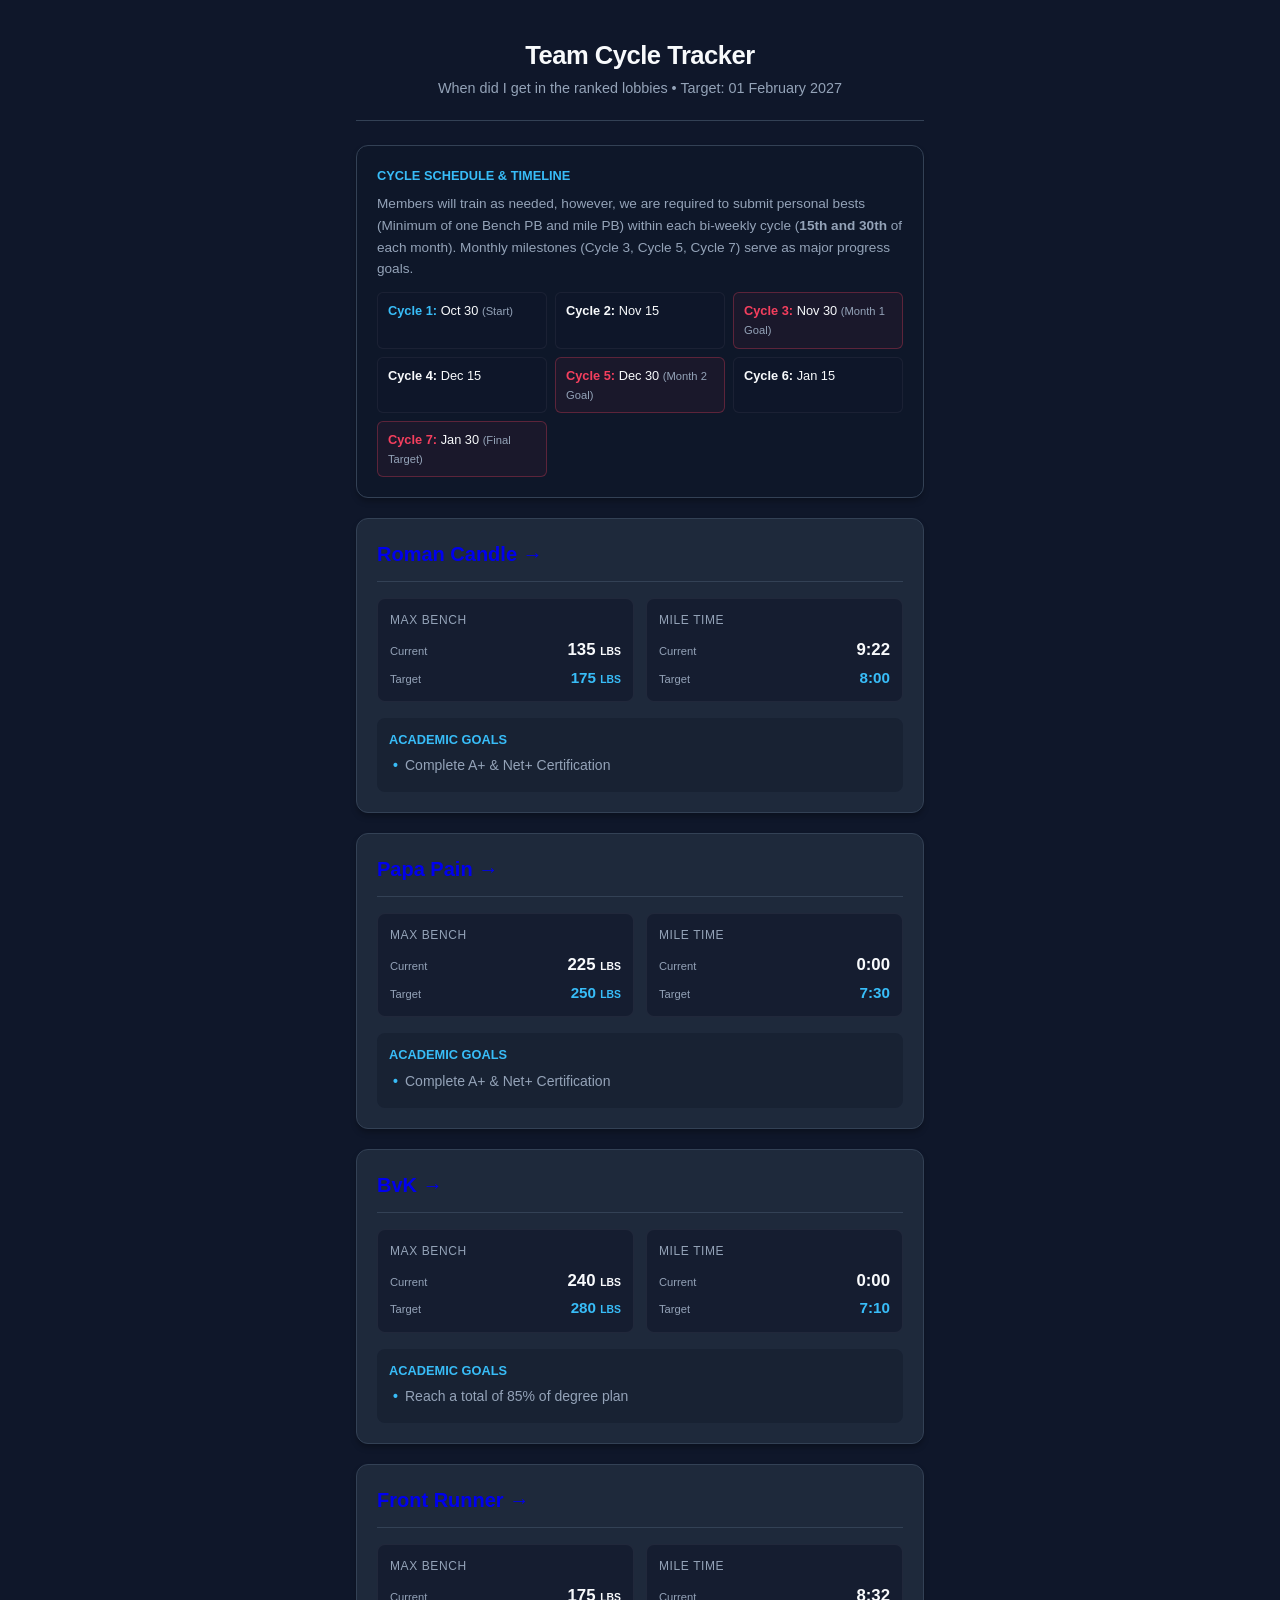
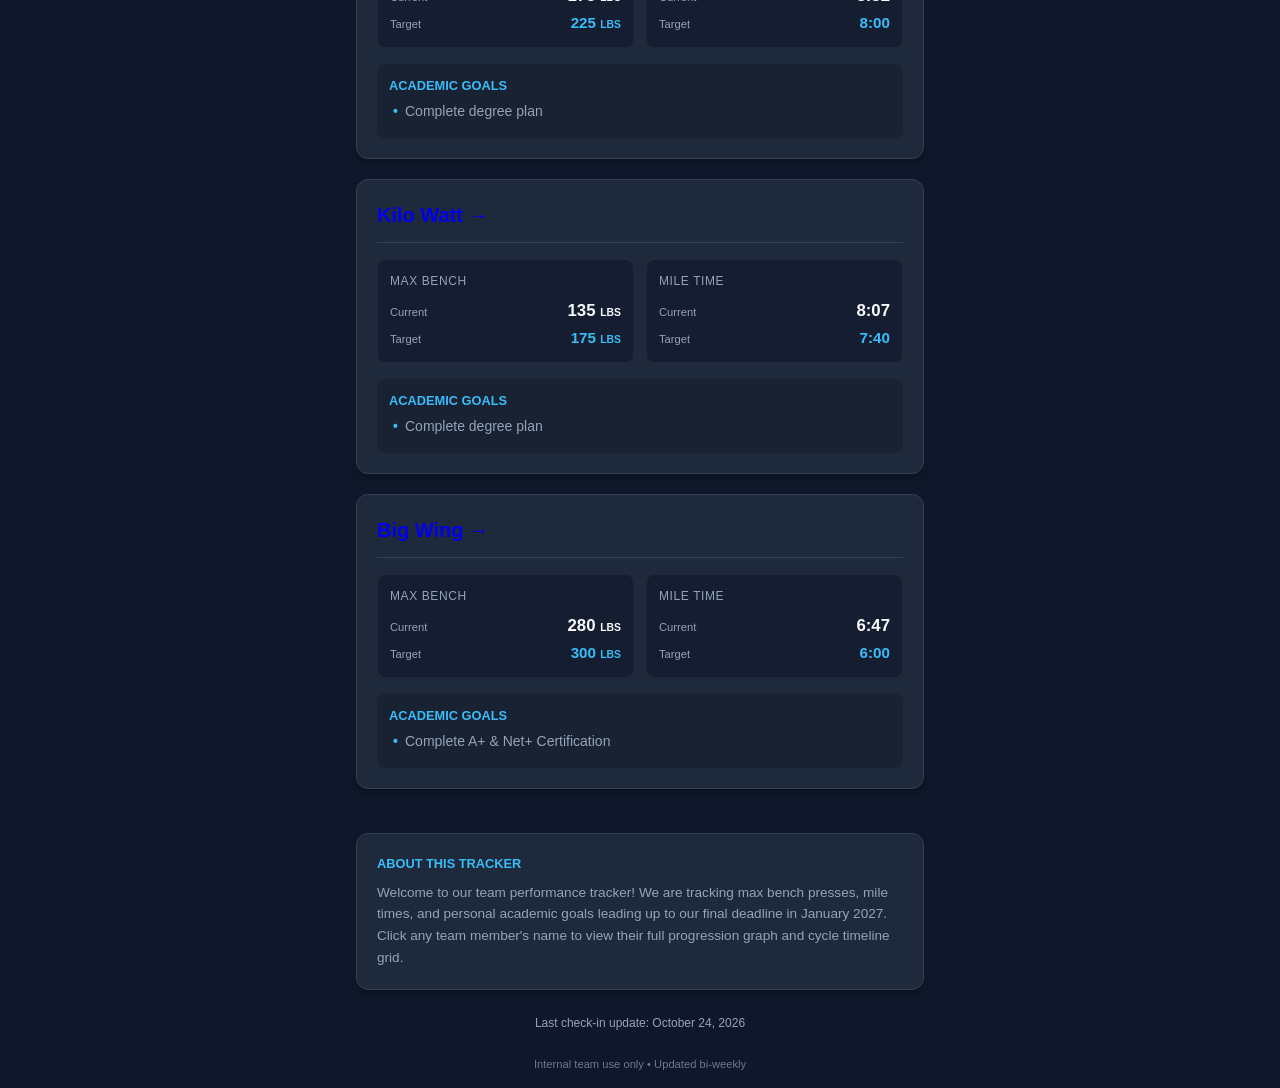
<file: index.html>
<!DOCTYPE html>
<html lang="en">
<head>
  <meta charset="UTF-8">
  <meta name="viewport" content="width=device-width, initial-scale=1.0">
  <title>Team Performance Tracker</title>
  <link rel="stylesheet" href="style.css">
</head>
<body>

  <header>
    <h1>Team Cycle Tracker</h1>
    <p>When did I get in the ranked lobbies • Target: 01 February 2027</p>
  </header>

  <!-- CYCLE SCHEDULE & EXPLANATION BANNER -->
  <section class="member-card schedule-banner" style="margin-bottom: 20px;">
    <div class="goals-title" style="margin-bottom: 8px;">Cycle Schedule & Timeline</div>
    <p style="font-size: 0.85rem; color: var(--text-muted); line-height: 1.6; margin-bottom: 12px;">
      Members will train as needed, however, we are required to submit personal bests (Minimum of one Bench PB and mile PB) within each bi-weekly cycle (<strong>15th and 30th</strong> of each month). Monthly milestones (Cycle 3, Cycle 5, Cycle 7) serve as major progress goals.
    </p>
    <div class="schedule-grid">
      <div class="schedule-item">
        <strong style="color: var(--accent);">Cycle 1:</strong> Oct 30 <span class="schedule-sub">(Start)</span>
      </div>
      <div class="schedule-item">
        <strong style="color: var(--text-main);">Cycle 2:</strong> Nov 15
      </div>
      <div class="schedule-item milestone-item">
        <strong style="color: #f43f5e;">Cycle 3:</strong> Nov 30 <span class="schedule-sub">(Month 1 Goal)</span>
      </div>
      <div class="schedule-item">
        <strong style="color: var(--text-main);">Cycle 4:</strong> Dec 15
      </div>
      <div class="schedule-item milestone-item">
        <strong style="color: #f43f5e;">Cycle 5:</strong> Dec 30 <span class="schedule-sub">(Month 2 Goal)</span>
      </div>
      <div class="schedule-item">
        <strong style="color: var(--text-main);">Cycle 6:</strong> Jan 15
      </div>
      <div class="schedule-item milestone-item">
        <strong style="color: #f43f5e;">Cycle 7:</strong> Jan 30 <span class="schedule-sub">(Final Target)</span>
      </div>
    </div>
  </section>

  <main class="container" id="team-container">
    <!-- Rendered dynamically -->
  </main>

  <section class="member-card" style="margin-top: 4px;">
    <div class="goals-title" style="margin-bottom: 8px;">About This Tracker</div>
    <p style="font-size: 0.85rem; color: var(--text-muted); line-height: 1.6;">
      Welcome to our team performance tracker! We are tracking max bench presses, mile times, and personal academic goals leading up to our final deadline in January 2027.<br>
      Click any team member's name to view their full progression graph and cycle timeline grid.
    </p>
  </section>

  <p class="last-updated" id="updated-tag"></p>

  <footer style="text-align: center; font-size: 0.7rem; color: var(--text-muted); margin-top: 24px; opacity: 0.7;">
    Internal team use only • Updated bi-weekly
  </footer>

  <script src="data.js"></script>
  <script>
    function renderCards() {
      const container = document.getElementById('team-container');
      container.innerHTML = '';

      TEAM_DATA.forEach((member, index) => {
        const card = document.createElement('article');
        card.className = 'member-card';

        const goalsHTML = member.academicGoals
          .map(goal => `<li>${goal}</li>`)
          .join('');

        card.innerHTML = `
          <div class="member-header">
            <div class="member-info">
              <a href="member.html?id=${index}" style="text-decoration: none;">
                <h2 class="member-name">${member.name} →</h2>
              </a>
            </div>
          </div>

          <div class="stats-grid">
            <div class="stat-box">
              <div class="stat-label">Max Bench</div>
              <div class="stat-comparison">
                <div class="stat-row">
                  <span class="stat-sublabel">Current</span>
                  <span class="stat-value-current">${member.benchPress.current} <small style="font-size: 0.65rem;">LBS</small></span>
                </div>
                <div class="stat-row">
                  <span class="stat-sublabel">Target</span>
                  <span class="stat-value-target">${member.benchPress.target} <small style="font-size: 0.65rem;">LBS</small></span>
                </div>
              </div>
            </div>

            <div class="stat-box">
              <div class="stat-label">Mile Time</div>
              <div class="stat-comparison">
                <div class="stat-row">
                  <span class="stat-sublabel">Current</span>
                  <span class="stat-value-current">${member.mileTime.current}</span>
                </div>
                <div class="stat-row">
                  <span class="stat-sublabel">Target</span>
                  <span class="stat-value-target">${member.mileTime.target}</span>
                </div>
              </div>
            </div>
          </div>

          <div class="goals-section">
            <div class="goals-title">Academic Goals</div>
            <ul class="goals-list">
              ${goalsHTML}
            </ul>
          </div>
        `;
        container.appendChild(card);
      });

      document.getElementById('updated-tag').innerText = `Last check-in update: ${LAST_UPDATED}`;
    }

    renderCards();
  </script>
</body>
</html>
</file>
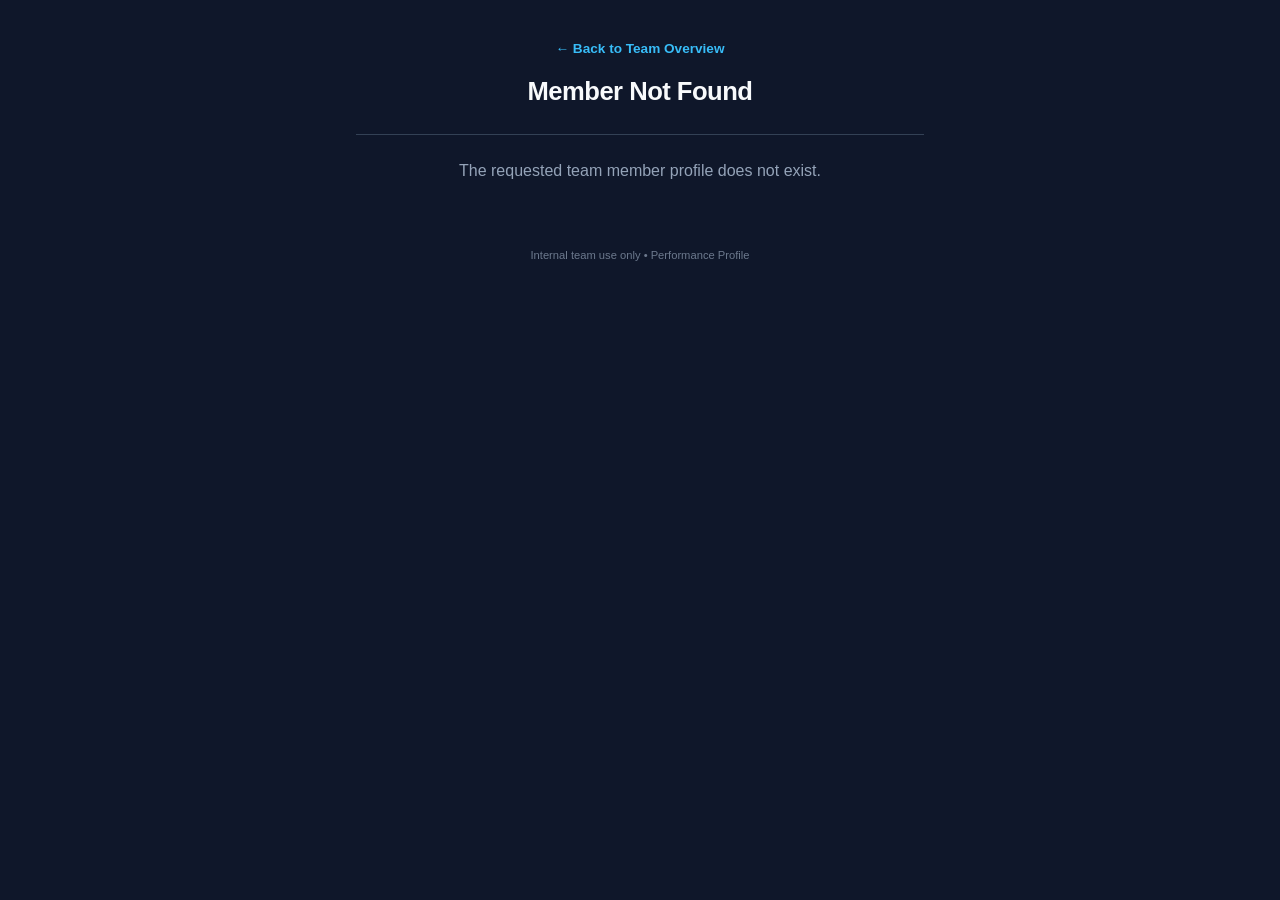
<file: member.html>
<!DOCTYPE html>
<html lang="en">
<head>
  <meta charset="UTF-8">
  <meta name="viewport" content="width=device-width, initial-scale=1.0">
  <title>Member Profile</title>
  <link rel="stylesheet" href="style.css">
</head>
<body>

  <header>
    <a href="index.html" style="color: var(--accent); font-size: 0.85rem; text-decoration: none; font-weight: 600;">← Back to Team Overview</a>
    <h1 id="member-name" style="margin-top: 12px;">Loading...</h1>
    <p id="member-status" style="color: var(--text-muted); font-size: 0.9rem; margin-top: 4px;"></p>
  </header>

  <main class="container" id="profile-container">
    <!-- Populated dynamically via JavaScript -->
  </main>

  <footer style="text-align: center; font-size: 0.7rem; color: var(--text-muted); margin-top: 24px; opacity: 0.7;">
    Internal team use only • Performance Profile
  </footer>

  <script src="data.js"></script>
  <script>
    window.addEventListener('DOMContentLoaded', () => {
      const urlParams = new URLSearchParams(window.location.search);
      const memberId = parseInt(urlParams.get('id'), 10);
      
      const container = document.getElementById('profile-container');

      if (isNaN(memberId) || !TEAM_DATA || !TEAM_DATA[memberId]) {
        document.getElementById('member-name').innerText = "Member Not Found";
        document.getElementById('member-status').innerText = "";
        container.innerHTML = `<p style="text-align: center; color: var(--text-muted);">The requested team member profile does not exist.</p>`;
        return;
      }

      const member = TEAM_DATA[memberId];

      document.title = `${member.name} — Profile`;
      document.getElementById('member-name').innerText = member.name;
      document.getElementById('member-status').innerText = `Target Deadline: 01 February 2027`;

      function timeToSeconds(timeStr) {
        if (!timeStr) return 0;
        const parts = timeStr.split(':');
        return parseInt(parts[0], 10) * 60 + parseInt(parts[1], 10);
      }

      function generateSVGChart(history, isTime = false) {
        if (!history || history.length === 0) return '';

        const cycles = ["Cycle 1", "Cycle 2", "Cycle 3", "Cycle 4", "Cycle 5", "Cycle 6", "Cycle 7"];
        const width = 300;
        const height = 85;
        const padding = 24;

        const validHistory = history.filter(h => h.value !== undefined && h.value !== "" && h.value !== "0:00");
        if (validHistory.length === 0) return '';

        const allVals = validHistory.map(h => isTime ? timeToSeconds(h.value) : h.value);
        const minVal = Math.min(...allVals);
        const maxVal = Math.max(...allVals);
        const range = (maxVal - minVal) || 1;

        const points = cycles.map((cp, i) => {
          const x = padding + (i / (cycles.length - 1)) * (width - padding * 2);
          const histItem = validHistory.find(h => h.cp === cp);
          const histVal = histItem ? (isTime ? timeToSeconds(histItem.value) : histItem.value) : null;
          return { x, cp, histVal, histLabel: histItem ? histItem.value : null };
        });

        const activePoints = points.filter(p => p.histVal !== null);
        const histPolyline = activePoints.map(p => {
          const normalized = isTime ? (maxVal - p.histVal) / range : (p.histVal - minVal) / range;
          const y = height - padding - (normalized * (height - padding * 2));
          return `${p.x},${y}`;
        }).join(' ');

        const histCircles = activePoints.map(p => {
          const normalized = isTime ? (maxVal - p.histVal) / range : (p.histVal - minVal) / range;
          const y = height - padding - (normalized * (height - padding * 2));
          return `
            <circle cx="${p.x}" cy="${y}" r="4" fill="#38bdf8" />
            <text x="${p.x}" y="${y - 9}" fill="#38bdf8" font-size="7.5" text-anchor="middle" font-weight="700">${p.cp}</text>
            <text x="${p.x}" y="${y + 16}" fill="#f8fafc" font-size="8" text-anchor="middle" font-weight="600">${p.histLabel}</text>
          `;
        }).join('');

        return `
          <svg viewBox="0 0 ${width} ${height}" style="width: 100%; height: auto; overflow: visible; margin: 4px 0;">
            <polyline fill="none" stroke="#38bdf8" stroke-width="2" stroke-linecap="round" stroke-linejoin="round" points="${histPolyline}" />
            ${histCircles}
          </svg>
        `;
      }

      const benchChart = generateSVGChart(member.benchHistory, false);
      const mileChart = generateSVGChart(member.mileHistory, true);
      const goalsHTML = member.academicGoals.map(g => `<li>${g}</li>`).join('');

      // Preset Cycle Schedule (15th and 30th)
      const presetCycles = [
        { cp: "Cycle 1", scheduleDate: "Oct 30, 2026" },
        { cp: "Cycle 2", scheduleDate: "Nov 15, 2026" },
        { cp: "Cycle 3", scheduleDate: "Nov 30, 2026" },
        { cp: "Cycle 4", scheduleDate: "Dec 15, 2026" },
        { cp: "Cycle 5", scheduleDate: "Dec 30, 2026" },
        { cp: "Cycle 6", scheduleDate: "Jan 15, 2027" },
        { cp: "Cycle 7", scheduleDate: "Jan 30, 2027" }
      ];

      function buildGridRows(history, milestones, unit = "") {
        return presetCycles.map(item => {
          const recorded = history.find(h => h.cp === item.cp && h.value !== undefined && h.value !== "");
          const milestone = milestones.find(m => m.cp === item.cp);

          const leftHTML = `
            <div>
              <strong style="color: var(--text-main);">${item.cp}</strong> 
              <span style="font-size: 0.75rem; color: var(--accent);">(${item.scheduleDate})</span>
            </div>
          `;

          let middleHTML = `<span style="color: var(--text-muted); font-size: 0.8rem;">—</span>`;
          if (recorded) {
            const dateTag = recorded.verifiedDate ? `<span style="font-size: 0.65rem; color: var(--text-muted); margin-left: 6px;">(${recorded.verifiedDate})</span>` : "";
            middleHTML = `<strong style="color: var(--accent); font-size: 0.95rem;">${recorded.value} ${unit}</strong> ${dateTag}`;
          }

          let rightHTML = `<span style="color: var(--text-muted); font-size: 0.8rem;">—</span>`;
          if (milestone && milestone.target !== undefined) {
            rightHTML = `<span style="color: #f43f5e; font-weight: 700; font-size: 0.85rem;">Target: ${milestone.target} ${unit}</span>`;
          }

          return `
            <div style="display: grid; grid-template-columns: 1.2fr 1.2fr 1.1fr; align-items: center; background: rgba(15, 23, 42, 0.5); padding: 10px 12px; border-radius: 8px; border: 1px solid rgba(255, 255, 255, 0.05); font-size: 0.85rem;">
              <div>${leftHTML}</div>
              <div style="text-align: center;">${middleHTML}</div>
              <div style="text-align: right;">${rightHTML}</div>
            </div>
          `;
        }).join('');
      }

      container.innerHTML = `
        <!-- BENCH PRESS SECTION -->
        <article class="member-card">
          <div class="goals-title" style="margin-bottom: 8px;">Bench Press Progression</div>
          ${benchChart}
          
          <div style="margin-top: 16px;">
            <div style="display: flex; justify-content: space-between; font-size: 0.7rem; color: var(--text-muted); text-transform: uppercase; font-weight: 600; margin-bottom: 6px; padding: 0 4px;">
              <span>Cycle / Date</span>
              <span style="text-align: center;">Logged Stat</span>
              <span style="text-align: right;">Monthly Target</span>
            </div>
            <div style="display: flex; flex-direction: column; gap: 6px;">
              ${buildGridRows(member.benchHistory, member.benchMilestones, "LBS")}
            </div>
          </div>
        </article>

        <!-- MILE TIME SECTION -->
        <article class="member-card">
          <div class="goals-title" style="margin-bottom: 8px;">Mile Time Progression</div>
          ${mileChart}

          <div style="margin-top: 16px;">
            <div style="display: flex; justify-content: space-between; font-size: 0.7rem; color: var(--text-muted); text-transform: uppercase; font-weight: 600; margin-bottom: 6px; padding: 0 4px;">
              <span>Cycle / Date</span>
              <span style="text-align: center;">Logged Stat</span>
              <span style="text-align: right;">Monthly Target</span>
            </div>
            <div style="display: flex; flex-direction: column; gap: 6px;">
              ${buildGridRows(member.mileHistory, member.mileMilestones, "")}
            </div>
          </div>
        </article>

        <!-- ACADEMIC GOALS SECTION -->
        <article class="member-card">
          <div class="goals-title" style="margin-bottom: 8px;">Academic Goals</div>
          <ul class="goals-list">
            ${goalsHTML}
          </ul>
        </article>
      `;
    });
  </script>
</body>
</html>
</file>
<file: style.css>
:root {
      --bg-color: #0f172a;
      --card-bg: #1e293b;
      --accent: #38bdf8;
      --accent-muted: rgba(56, 189, 248, 0.15);
      --text-main: #f8fafc;
      --text-muted: #94a3b8;
      --border-color: #334155;
      --radius: 12px;
      --verified-bg: rgba(34, 197, 94, 0.15);
      --verified-color: #4ade80;
      --unverified-bg: rgba(148, 163, 184, 0.1);
      --unverified-color: #64748b;
    }

    * {
      box-sizing: border-box;
      margin: 0;
      padding: 0;
      font-family: -apple-system, BlinkMacSystemFont, "Segoe UI", Roboto, Helvetica, Arial, sans-serif;
    }

    body {
      background-color: var(--bg-color);
      color: var(--text-main);
      padding: 16px;
      line-height: 1.5;
      max-width: 600px;
      margin: 0 auto;
    }

    header {
      text-align: center;
      padding: 20px 0;
      border-bottom: 1px solid var(--border-color);
      margin-bottom: 24px;
    }

    header h1 {
      font-size: 1.6rem;
      letter-spacing: -0.02em;
    }

    header p {
      color: var(--text-muted);
      font-size: 0.9rem;
      margin-top: 4px;
    }

    .container {
      display: flex;
      flex-direction: column;
      gap: 20px;
      padding-bottom: 40px;
    }

    .member-card {
      background-color: var(--card-bg);
      border: 1px solid var(--border-color);
      border-radius: var(--radius);
      padding: 20px;
      box-shadow: 0 4px 6px -1px rgba(0, 0, 0, 0.3);
    }

    .member-header {
      display: flex;
      justify-content: space-between;
      align-items: center;
      margin-bottom: 16px;
      padding-bottom: 12px;
      border-bottom: 1px solid var(--border-color);
    }

    .member-info {
      display: flex;
      flex-direction: column;
      gap: 2px;
    }

    .member-name {
      font-size: 1.25rem;
      font-weight: 700;
    }

    .member-checkpoint {
      font-size: 0.8rem;
      color: var(--accent);
      font-weight: 600;
    }

    .badge {
      font-size: 0.75rem;
      padding: 4px 8px;
      border-radius: 6px;
      font-weight: 600;
      display: inline-flex;
      align-items: center;
      gap: 4px;
    }

    .badge-verified {
      background-color: var(--verified-bg);
      color: var(--verified-color);
      border: 1px solid rgba(74, 222, 128, 0.3);
    }

    .badge-unverified {
      background-color: var(--unverified-bg);
      color: var(--unverified-color);
      border: 1px solid rgba(100, 116, 139, 0.3);
    }

    .stats-grid {
      display: grid;
      grid-template-columns: 1fr 1fr;
      gap: 12px;
      margin-bottom: 16px;
    }

    .stat-box {
      background: rgba(15, 23, 42, 0.6);
      padding: 12px;
      border-radius: 8px;
      border: 1px solid rgba(255, 255, 255, 0.05);
    }

    .stat-label {
      font-size: 0.75rem;
      text-transform: uppercase;
      letter-spacing: 0.05em;
      color: var(--text-muted);
      margin-bottom: 8px;
    }

    .stat-comparison {
      display: flex;
      flex-direction: column;
      gap: 4px;
    }

    .stat-row {
      display: flex;
      justify-content: space-between;
      align-items: baseline;
    }

    .stat-sublabel {
      font-size: 0.7rem;
      color: var(--text-muted);
    }

    .stat-value-current {
      font-size: 1.05rem;
      font-weight: 700;
      color: var(--text-main);
    }

    .stat-value-target {
      font-size: 0.95rem;
      font-weight: 600;
      color: var(--accent);
    }

    .goals-section {
      background: rgba(15, 23, 42, 0.4);
      border-radius: 8px;
      padding: 12px;
    }

    .goals-title {
      font-size: 0.8rem;
      font-weight: 600;
      color: var(--accent);
      margin-bottom: 6px;
      text-transform: uppercase;
    }

    .goals-list {
      list-style-type: none;
    }

    .goals-list li {
      font-size: 0.875rem;
      color: var(--text-muted);
      position: relative;
      padding-left: 16px;
      margin-bottom: 4px;
    }

    .goals-list li::before {
      content: "•";
      color: var(--accent);
      position: absolute;
      left: 4px;
      font-weight: bold;
    }

    .last-updated {
      text-align: center;
      font-size: 0.75rem;
      color: var(--text-muted);
      margin-top: 24px;
    }
	/* SCHEDULE BANNER STYLES */
	.schedule-banner {
	  background: rgba(15, 23, 42, 0.7);
	  border: 1px solid var(--border-color);
	}

	.schedule-grid {
	  display: grid;
	  grid-template-columns: repeat(auto-fit, minmax(130px, 1fr));
	  gap: 8px;
	  margin-top: 8px;
	}

	.schedule-item {
	  background: rgba(15, 23, 42, 0.6);
	  padding: 8px 10px;
	  border-radius: 6px;
	  border: 1px solid rgba(255, 255, 255, 0.05);
	  font-size: 0.8rem;
	  color: var(--text-main);
	}

	.milestone-item {
	  border-color: rgba(244, 63, 94, 0.3);
	  background: rgba(244, 63, 94, 0.05);
	}

	.schedule-sub {
	  font-size: 0.7rem;
	  color: var(--text-muted);
	  display: inline;
	}
</file>
